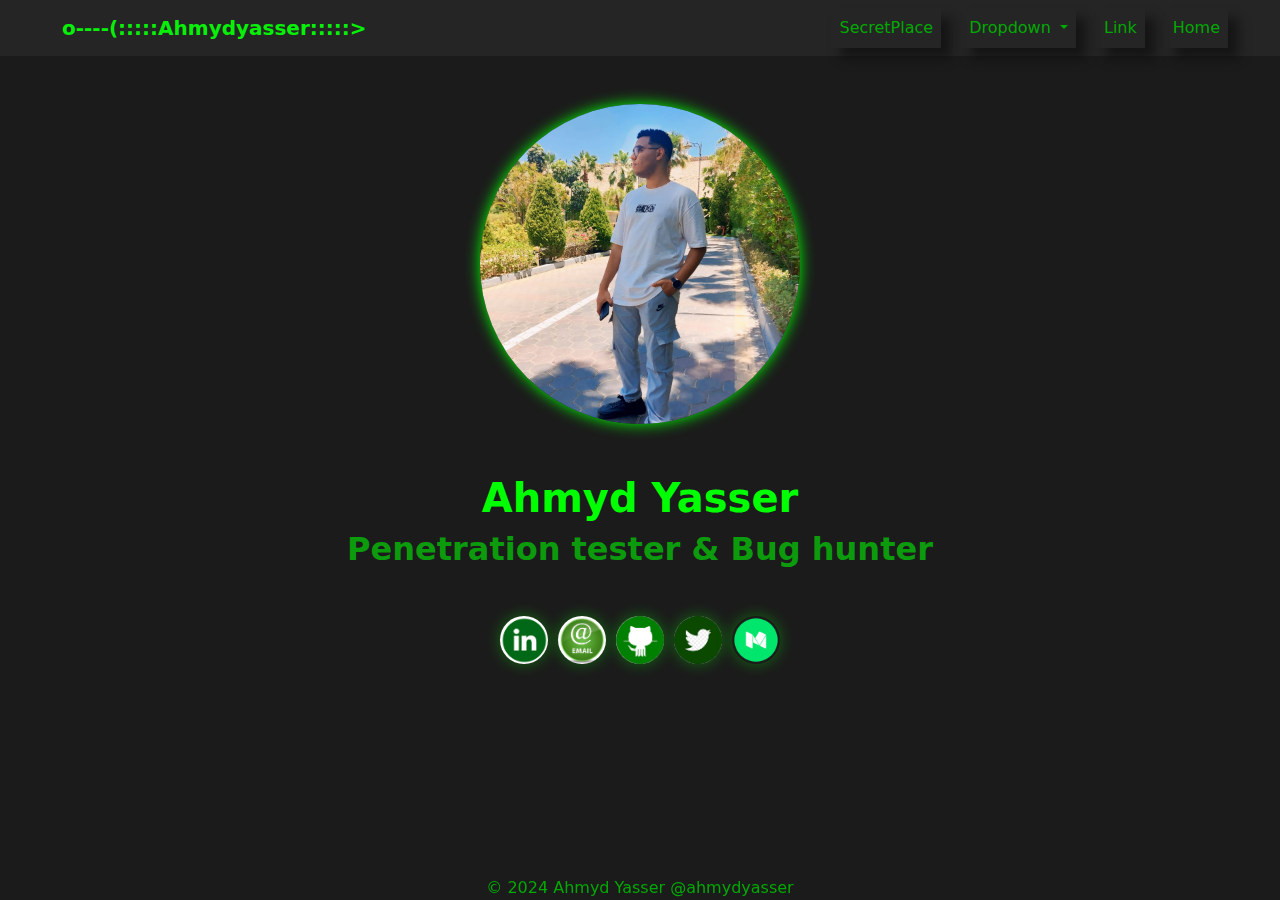
<file: index.html>
<!DOCTYPE html>
<html lang="en">
<head>
    <meta charset="UTF-8">
    <meta name="viewport" content="width=device-width, initial-scale=1.0">
    <link href="https://cdn.jsdelivr.net/npm/bootstrap@5.3.3/dist/css/bootstrap.min.css" rel="stylesheet"
    integrity="sha384-QWTKZyjpPEjISv5WaRU9OFeRpok6YctnYmDr5pNlyT2bRjXh0JMhjY6hW+ALEwIH" crossorigin="anonymous">

    <title>Document</title>
    <link rel="stylesheet" href="writeupsCss.css">

</head>
<body>
    <script src="https://cdn.jsdelivr.net/npm/bootstrap@5.3.3/dist/js/bootstrap.bundle.min.js"
        integrity="sha384-YvpcrYf0tY3lHB60NNkmXc5s9fDVZLESaAA55NDzOxhy9GkcIdslK1eN7N6jIeHz"
        crossorigin="anonymous"></script>

  <!-- NavBar -->
  <nav class="navbar sticky-top navbar-expand-lg navbar-dark" style="background-color: #252525; ">
    <div class="container-fluid">
        <a class="navbar-brand fw-bold" style="margin-left: 50px;" href="/index.html">o----(:::::Ahmydyasser:::::> </a>
        <!-- <a class="navbar-brand" id="typed-text" style="margin-left: 50px;" href="/index.html"></a>
        <span id="cursor" style="margin-left: -10px;">|</span> -->
        <button class="navbar-toggler" type="button" data-bs-toggle="collapse"
            data-bs-target="#navbarSupportedContent" aria-controls="navbarSupportedContent" aria-expanded="false"
            aria-label="Toggle navigation">
            <span class="navbar-toggler-icon"></span>
        </button>
        <div class="collapse navbar-collapse" style=" margin-right: 30px;" id="navbarSupportedContent">
            <ul class="navbar-nav ms-auto mb-2 mb-lg-0">
                <li class="nav-item">
                    <a class="nav-link" href="#">SecretPlace</a>
                </li>
                <li class="nav-item dropdown">
                    <a class="nav-link dropdown-toggle" href="#" role="button" data-bs-toggle="dropdown"
                        aria-expanded="false">
                        Dropdown
                    </a>
                    <ul class="dropdown-menu">
                        <li><a class="dropdown-item" href="#">Action</a></li>
                        <li><a class="dropdown-item" href="#">Another action</a></li>
                        <li>
                            <hr class="dropdown-divider">
                        </li>
                        <li><a class="dropdown-item" href="#">Something else here</a></li>
                    </ul>
                </li>
                <li class="nav-item">
                    <a class="nav-link" href="#">Link</a>
                </li>
                <li class="nav-item">
                    <a class="nav-link active" style="color: #02a902;" aria-current="page"
                        href="/index.html">Home</a>
                </li>
            </ul>
        </div>
    </div>
</nav>





<!-- container -->
<div class="container mt-5 px-4 text-center" >
    <div class="avatar ">
        <img src="/images/me.jpeg" style="width: 20rem;
        height: 20rem;
        border-radius: 50%; 
        box-shadow: 0px 0px 15px rgb(0, 255, 0);
        object-fit: cover; margin-bottom: 50px;" alt="avatar">

    <h1 class="fw-bolder" style="color: #00ff00;"> Ahmyd Yasser</h1>
    <h2 class="fw-bold mb-5" style="color: #02ff0291;">Penetration tester & Bug hunter</h2>
    <div class="fixed-bottom" style="color: #02a902;">© 2024 Ahmyd Yasser  @ahmydyasser</div>
    
    <div class="d-flex justify-content-center">
        <div class="contact">
            <a href="https://www.linkedin.com/in/ahmyd-yasser" target="_blank">
                <img src="images/Glinkedin.png" class="contact-icon" alt="LinkedIn">
            </a>
            <a href="mailto:ahmed1yasser11@gmail.com" target="_blank">
                <img src="images/Ggmail.jpeg" class="contact-icon" alt="Gmail">
            </a>
            <a href="https://github.com/ahmydyasser" target="_blank">
                <img src="images/Ggithub.png" class="contact-icon" alt="Github">
            </a>
            <a href="https://x.com/AhmydYasser" target="_blank">
                <img src="images/twitter.png" class="contact-icon" alt="X">
            </a>
            <a href="https://medium.com/@ahmydyasser" target="_blank">
                <img src="images/medium.webp" class="contact-icon" alt="Medium">
            </a>
        </div>
    </div>
    


    
</div>
</body>
</html>
</file>
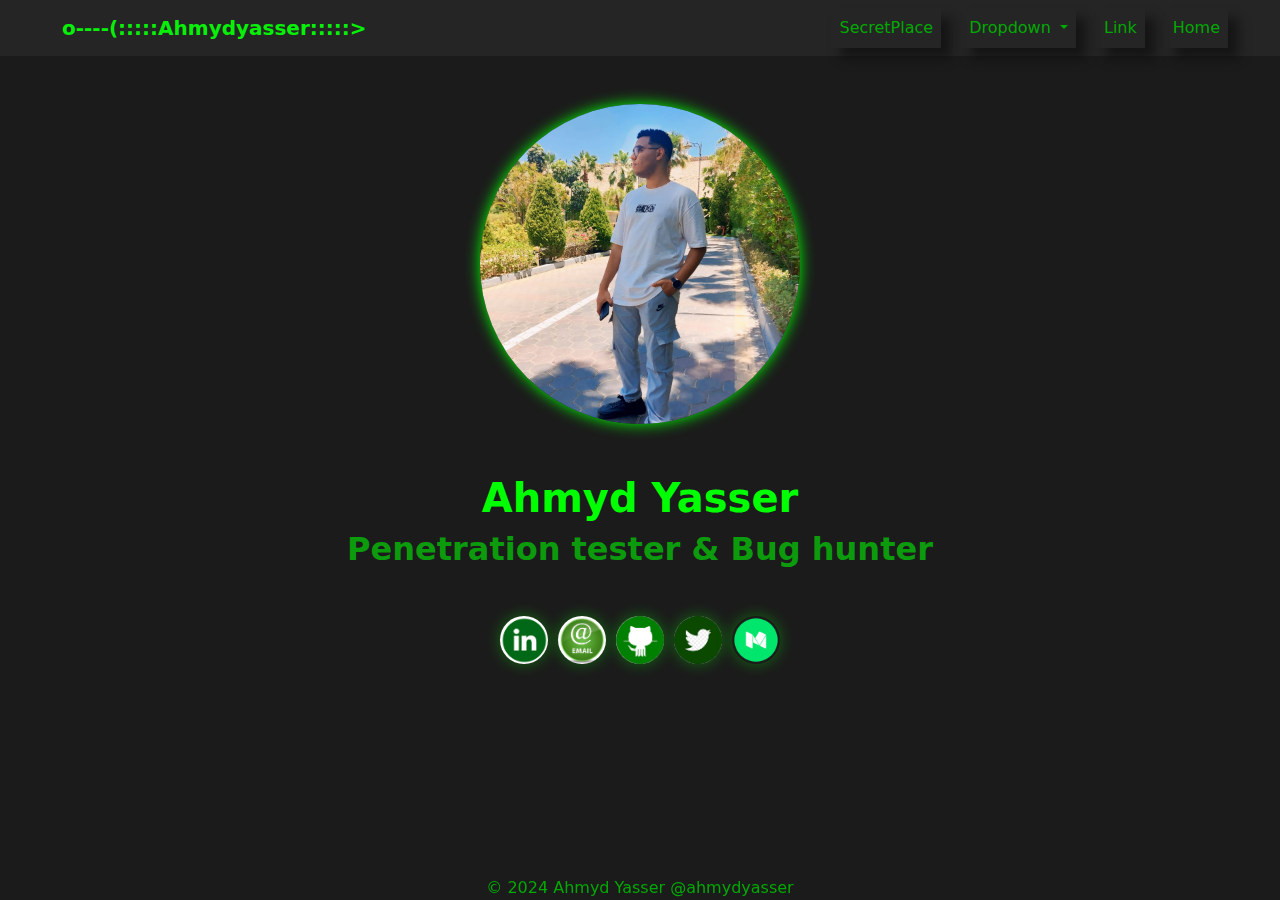
<file: about.html>
<!DOCTYPE html>
<html lang="en">
<head>
    <meta charset="UTF-8">
    <meta name="viewport" content="width=device-width, initial-scale=1.0">
    <link href="https://cdn.jsdelivr.net/npm/bootstrap@5.3.3/dist/css/bootstrap.min.css" rel="stylesheet"
    integrity="sha384-QWTKZyjpPEjISv5WaRU9OFeRpok6YctnYmDr5pNlyT2bRjXh0JMhjY6hW+ALEwIH" crossorigin="anonymous">

    <title>Document</title>
    <link rel="stylesheet" href="writeupsCss.css">

</head>
<body>
    <script src="https://cdn.jsdelivr.net/npm/bootstrap@5.3.3/dist/js/bootstrap.bundle.min.js"
        integrity="sha384-YvpcrYf0tY3lHB60NNkmXc5s9fDVZLESaAA55NDzOxhy9GkcIdslK1eN7N6jIeHz"
        crossorigin="anonymous"></script>

  <!-- NavBar -->
  <nav class="navbar sticky-top navbar-expand-lg navbar-dark" style="background-color: #252525; ">
    <div class="container-fluid">
        <a class="navbar-brand fw-bold" style="margin-left: 50px;" href="/index.html">o----(:::::Ahmydyasser:::::> </a>
        <!-- <a class="navbar-brand" id="typed-text" style="margin-left: 50px;" href="/index.html"></a>
        <span id="cursor" style="margin-left: -10px;">|</span> -->
        <button class="navbar-toggler" type="button" data-bs-toggle="collapse"
            data-bs-target="#navbarSupportedContent" aria-controls="navbarSupportedContent" aria-expanded="false"
            aria-label="Toggle navigation">
            <span class="navbar-toggler-icon"></span>
        </button>
        <div class="collapse navbar-collapse" style=" margin-right: 30px;" id="navbarSupportedContent">
            <ul class="navbar-nav ms-auto mb-2 mb-lg-0">
                <li class="nav-item">
                    <a class="nav-link" href="#">SecretPlace</a>
                </li>
                <li class="nav-item dropdown">
                    <a class="nav-link dropdown-toggle" href="#" role="button" data-bs-toggle="dropdown"
                        aria-expanded="false">
                        Dropdown
                    </a>
                    <ul class="dropdown-menu">
                        <li><a class="dropdown-item" href="#">Action</a></li>
                        <li><a class="dropdown-item" href="#">Another action</a></li>
                        <li>
                            <hr class="dropdown-divider">
                        </li>
                        <li><a class="dropdown-item" href="#">Something else here</a></li>
                    </ul>
                </li>
                <li class="nav-item">
                    <a class="nav-link" href="#">Link</a>
                </li>
                <li class="nav-item">
                    <a class="nav-link active" style="color: #02a902;" aria-current="page"
                        href="/index.html">Home</a>
                </li>
            </ul>
        </div>
    </div>
</nav>





<!-- container -->
<div class="container mt-5 px-4 text-center" >
    <div class="avatar ">
        <img src="/images/me.jpeg" style="width: 20rem;
        height: 20rem;
        border-radius: 50%; 
        box-shadow: 0px 0px 15px rgb(0, 255, 0);
        object-fit: cover; margin-bottom: 50px;" alt="avatar">

    <h1 class="fw-bolder" style="color: #00ff00;"> Ahmyd Yasser</h1>
    <h2 class="fw-bold mb-5" style="color: #02ff0291;">Penetration tester & Bug hunter</h2>
    <div class="fixed-bottom" style="color: #02a902;">© 2024 Ahmyd Yasser  @ahmydyasser</div>
    
    <div class="d-flex justify-content-center">
        <div class="contact">
            <a href="https://www.linkedin.com/in/ahmyd-yasser" target="_blank">
                <img src="images/Glinkedin.png" class="contact-icon" alt="LinkedIn">
            </a>
            <a href="mailto:ahmed1yasser11@gmail.com" target="_blank">
                <img src="images/Ggmail.jpeg" class="contact-icon" alt="Gmail">
            </a>
            <a href="https://github.com/ahmydyasser" target="_blank">
                <img src="images/Ggithub.png" class="contact-icon" alt="Github">
            </a>
            <a href="https://x.com/AhmydYasser" target="_blank">
                <img src="images/twitter.png" class="contact-icon" alt="X">
            </a>
            <a href="https://medium.com/@ahmydyasser" target="_blank">
                <img src="images/medium.webp" class="contact-icon" alt="Medium">
            </a>
        </div>
    </div>
    


    
</div>
</body>
</html>
</file>
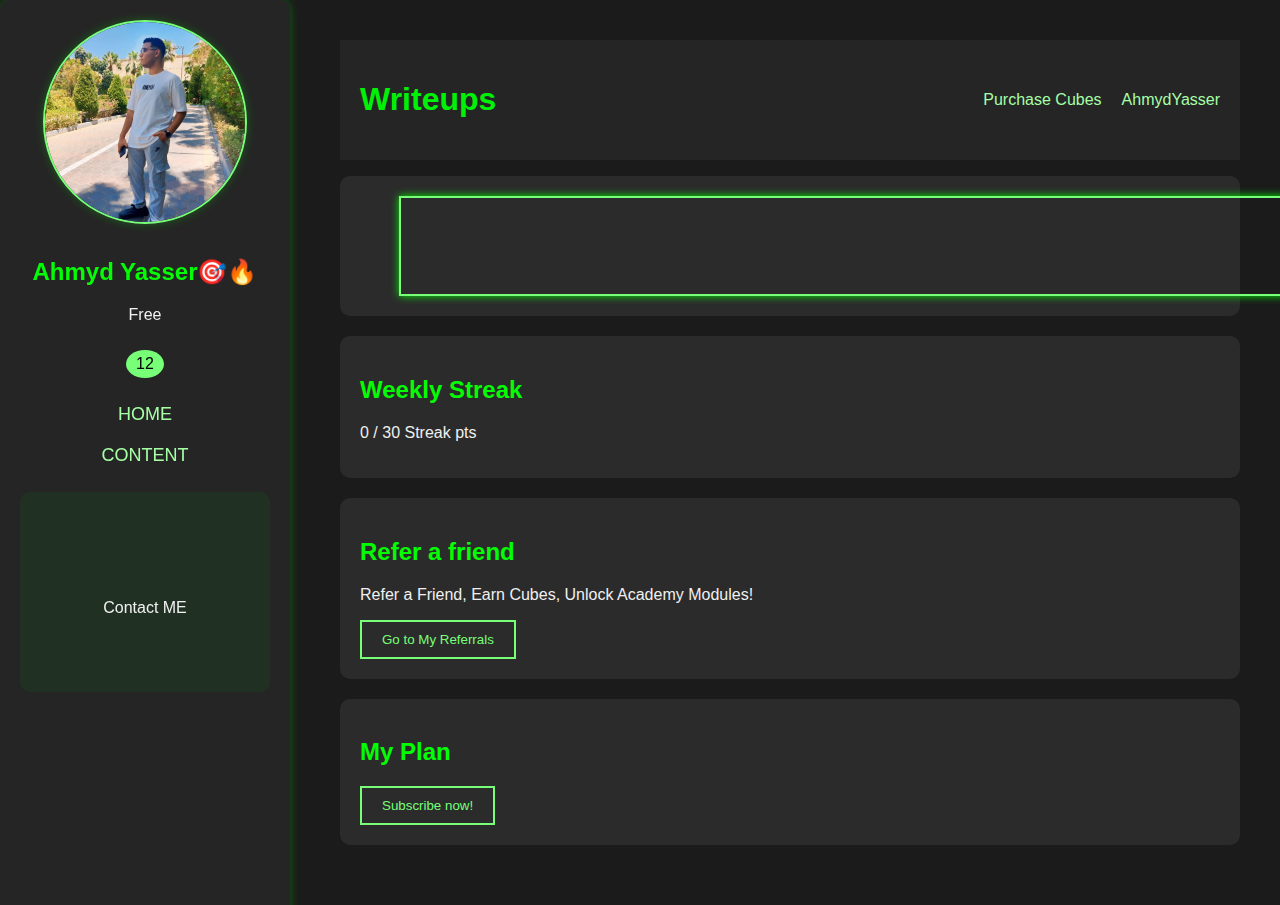
<file: writeups.html>
<!DOCTYPE html>
<html lang="en">
<head>
    <meta charset="UTF-8">
    <meta name="viewport" content="width=device-width, initial-scale=1.0">
    <title>Dashboard</title>
    <link rel="stylesheet" href="styleHTB.css">
</head>
<body>
    <div class="arroundSidebar"><div class="sidebar">
        <div class="profile-section">
            <img src="images/Me.jpeg" alt="Profile Picture" class="profile-pic">
            <h2 style="color: rgb(4, 253, 4);">Ahmyd Yasser🎯🔥</h2>
            <p>Free</p>
            
            <div class="badge">
                <span>12</span>
            </div>
       
            <nav>
                <ul>
                    <li>HOME</li>
                    <li>CONTENT</li>

                </ul>
            </nav> 
            <div class="box">
                <div class="content">
                    <p>Contact ME</p>
                </div>
                <div class="circles">
                    <img src="images/LinkedinIcon.png" class="circle">
                    <img src="images/gmailIcon.jpeg" class="circle">
                    <img src="images/phoneIcon.jpeg" class="circle">
                </div>
            </div>
       
       
        </div>
    </div>
        
    
    
    <div class="main-content">
        <header>
            <h1 style="color: rgb(0, 241, 8);">Writeups</h1>
            <div class="user-info">
                <span>Purchase Cubes</span>
                <span>AhmydYasser</span>
            </div>
        </header>
        
        <p></p>

        <div class="current-path">
            <button class="continue-btn">CTF</button>
        </div>

        <div class="weekly-streak">
            <h2>Weekly Streak</h2>
            <p>0 / 30 Streak pts</p>
        </div>

        <div class="referral">
            <h2>Refer a friend</h2>
            <p>Refer a Friend, Earn Cubes, Unlock Academy Modules!</p>
            <button>Go to My Referrals</button>
        </div>
        
        <div class="subscription">
            <h2>My Plan</h2>
            <button>Subscribe now!</button>
        </div>
    </div>
</body>
</html>
</file>
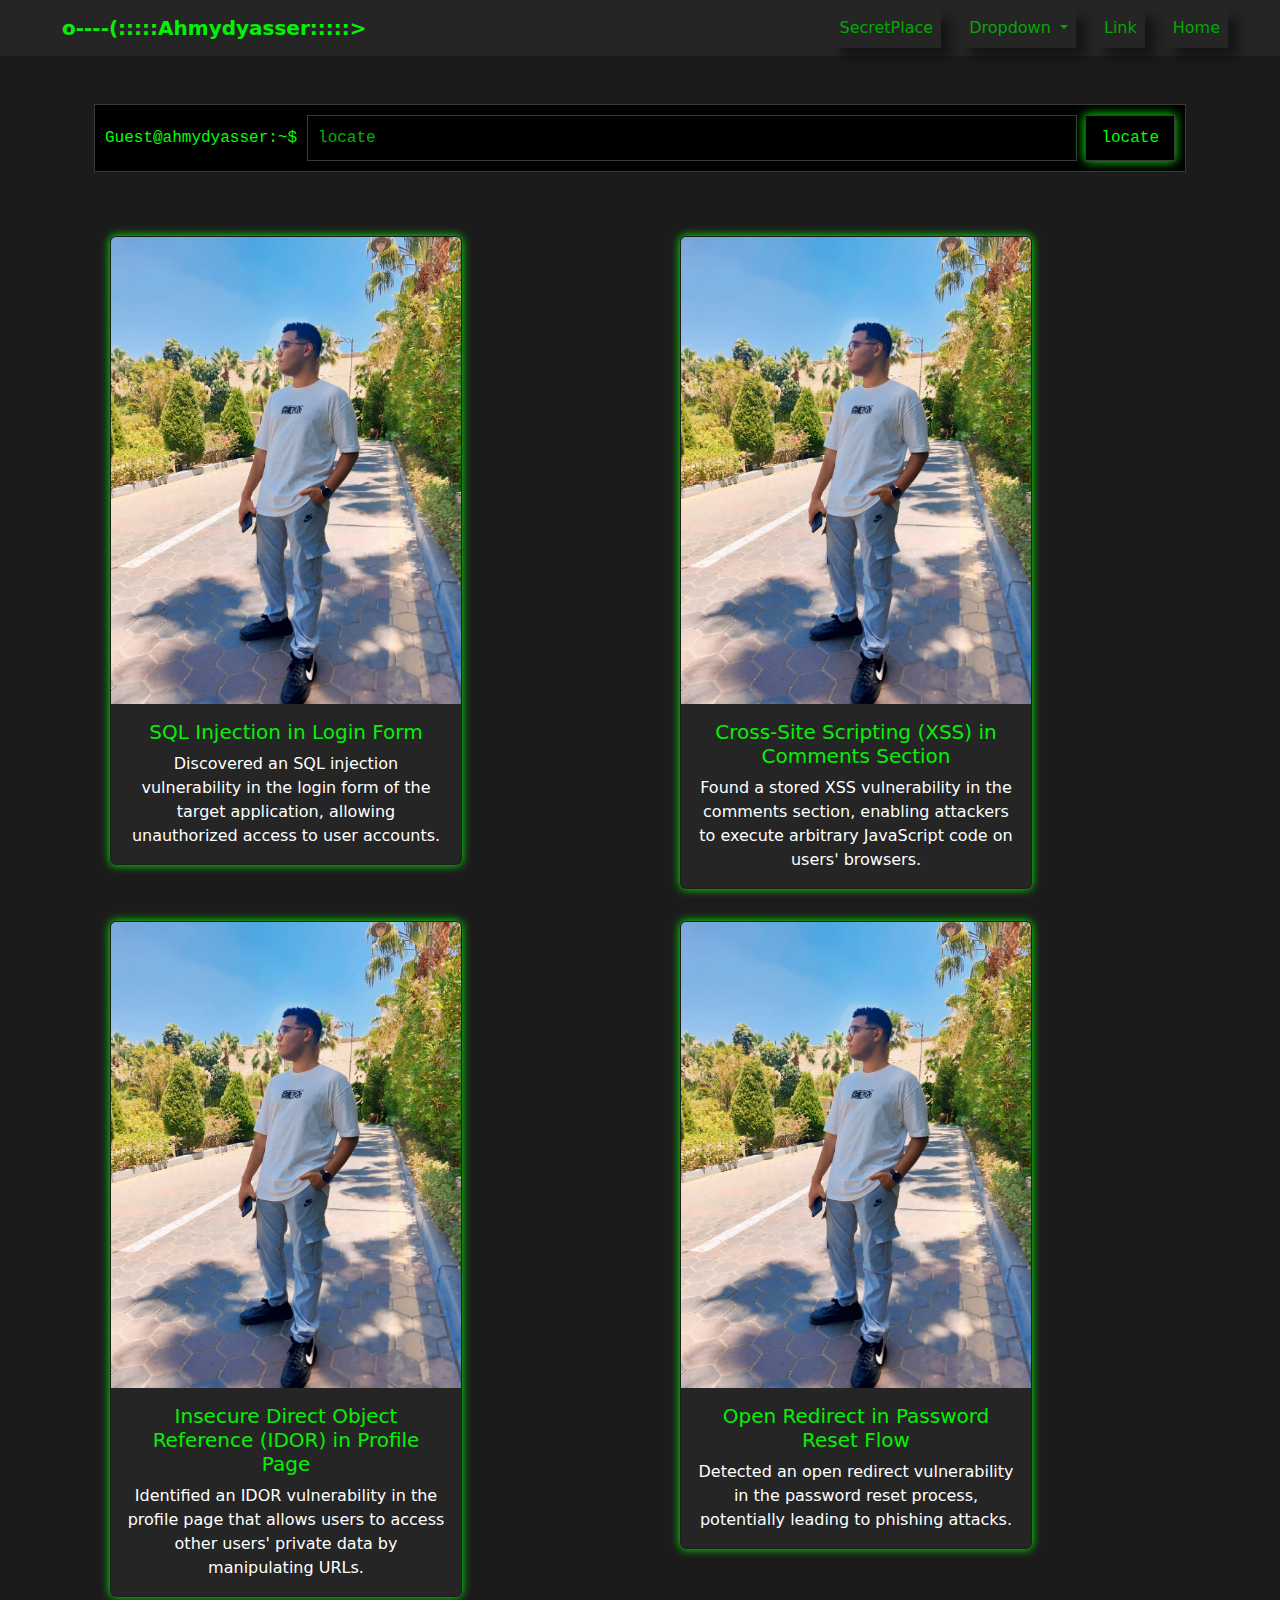
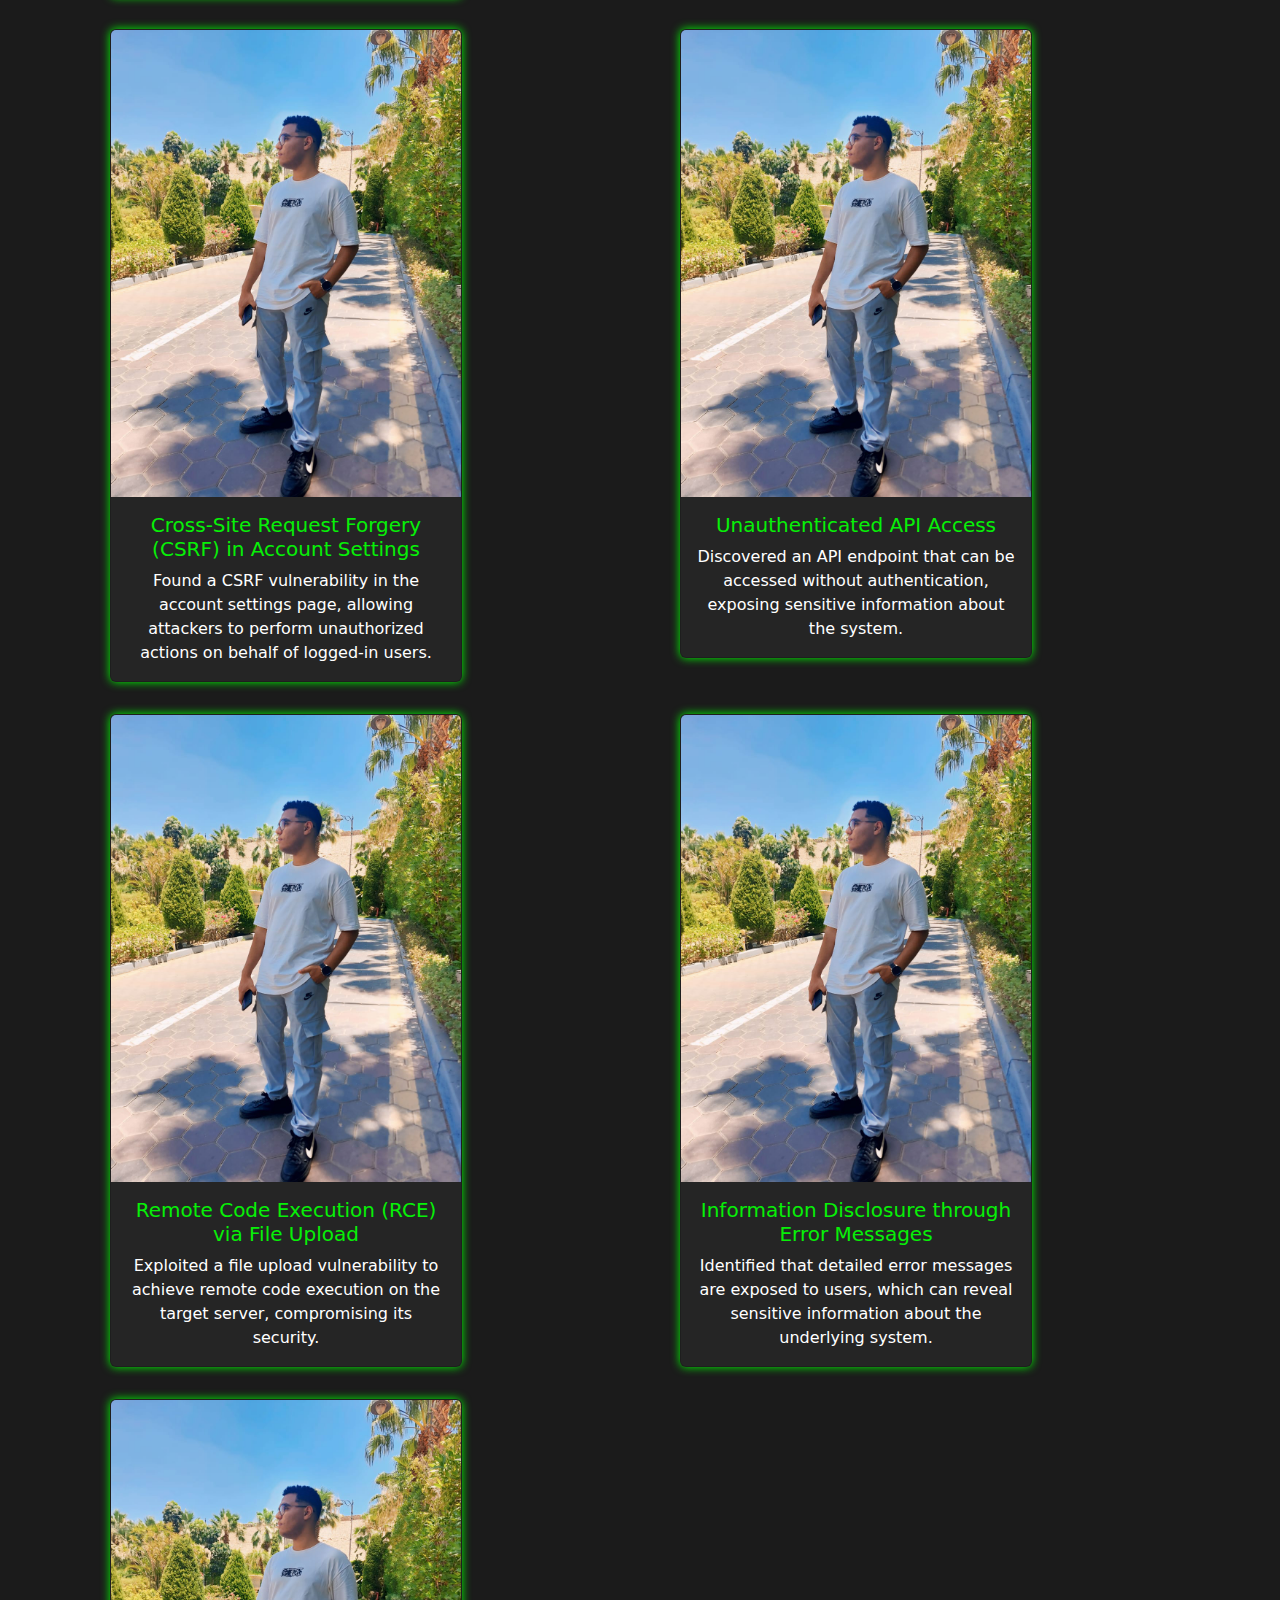
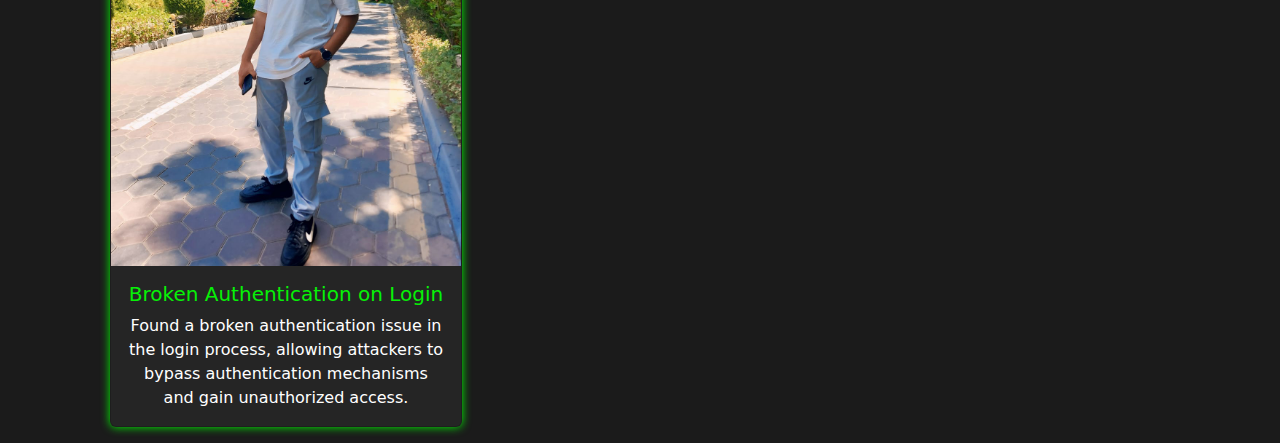
<file: writeUPS.html>
<!DOCTYPE html>
<html lang="en">

<head>
    <meta charset="UTF-8">
    <meta name="viewport" content="width=device-width, initial-scale=1.0">
    <link href="https://cdn.jsdelivr.net/npm/bootstrap@5.3.3/dist/css/bootstrap.min.css" rel="stylesheet"
        integrity="sha384-QWTKZyjpPEjISv5WaRU9OFeRpok6YctnYmDr5pNlyT2bRjXh0JMhjY6hW+ALEwIH" crossorigin="anonymous">
    <title>Document</title>
    <link rel="stylesheet" href="writeupsCss.css">

</head>

<body >
    <script src="script.js"></script>
    <script src="https://cdn.jsdelivr.net/npm/bootstrap@5.3.3/dist/js/bootstrap.bundle.min.js"
        integrity="sha384-YvpcrYf0tY3lHB60NNkmXc5s9fDVZLESaAA55NDzOxhy9GkcIdslK1eN7N6jIeHz"
        crossorigin="anonymous"></script>

    <!-- NavBar -->
    <nav class="navbar sticky-top  navbar-expand-lg navbar-dark" style="background-color: #252525; ">
        <div class="container-fluid">
            <a class="navbar-brand fw-bold" style="margin-left: 50px;" href="/index.html">o----(:::::Ahmydyasser:::::> </a>
            <!-- <a class="navbar-brand" id="typed-text" style="margin-left: 50px;" href="/index.html"></a>
            <span id="cursor" style="margin-left: -10px;">|</span> -->
            <button class="navbar-toggler" type="button" data-bs-toggle="collapse"
                data-bs-target="#navbarSupportedContent" aria-controls="navbarSupportedContent" aria-expanded="false"
                aria-label="Toggle navigation">
                <span class="navbar-toggler-icon"></span>
            </button>
            <div class="collapse navbar-collapse" style=" margin-right: 30px;" id="navbarSupportedContent">
                <ul class="navbar-nav ms-auto mb-2 mb-lg-0">
                    <li class="nav-item">
                        <a class="nav-link" href="#">SecretPlace</a>
                    </li>
                    <li class="nav-item dropdown">
                        <a class="nav-link dropdown-toggle" href="#" role="button" data-bs-toggle="dropdown"
                            aria-expanded="false">
                            Dropdown
                        </a>
                        <ul class="dropdown-menu">
                            <li><a class="dropdown-item" href="#">Action</a></li>
                            <li><a class="dropdown-item" href="#">Another action</a></li>
                            <li>
                                <hr class="dropdown-divider">
                            </li>
                            <li><a class="dropdown-item" href="#">Something else here</a></li>
                        </ul>
                    </li>
                    <li class="nav-item">
                        <a class="nav-link" href="#">Link</a>
                    </li>
                    <li class="nav-item">
                        <a class="nav-link active" style="color: #02a902;" aria-current="page"
                            href="/index.html">Home</a>
                    </li>
                </ul>
            </div>
        </div>
    </nav>



    <!-- content -->

    <div class="container mt-5 px-4 text-center">
        <!-- SearchBar like terminal -->
        <form class="terminal-container" role="search">
            <span class="terminal-prompt">Guest@ahmydyasser:~$</span>
            <input id="searchInput" class="form-control terminal-search me-2" type="search" placeholder="locate"
                aria-label="Search" onkeyup="searchCards(this.value.toLowerCase())">
            <button class="btn btn-terminal" type="submit">locate</button>
        </form>

<!-- cards -->
<div class="row mt-5 gx-5">
    <div class="col">
        <a href="page1.html" class="p-3 card-link">
            <div class="card" style="width: 18rem;">
                <img src="images/me.jpeg" class="card-img-top" alt="SQL Injection">
                <div class="card-body">
                    <h5 class="card-title">SQL Injection in Login Form</h5>
                    <p class="card-text">Discovered an SQL injection vulnerability in the login form of the target application, allowing unauthorized access to user accounts.</p>
                </div>
            </div>
        </a>
    </div>
    <div class="col">
        <a href="page2.html" class="p-3 card-link">
            <div class="card" style="width: 18rem;">
                <img src="images/me.jpeg" class="card-img-top" alt="XSS in Comments Section">
                <div class="card-body">
                    <h5 class="card-title">Cross-Site Scripting (XSS) in Comments Section</h5>
                    <p class="card-text">Found a stored XSS vulnerability in the comments section, enabling attackers to execute arbitrary JavaScript code on users' browsers.</p>
                </div>
            </div>
        </a>
    </div>
    <div class="col">
        <a href="page3.html" class="p-3 card-link">
            <div class="card" style="width: 18rem;">
                <img src="images/me.jpeg" class="card-img-top" alt="IDOR in Profile Page">
                <div class="card-body">
                    <h5 class="card-title">Insecure Direct Object Reference (IDOR) in Profile Page</h5>
                    <p class="card-text">Identified an IDOR vulnerability in the profile page that allows users to access other users' private data by manipulating URLs.</p>
                </div>
            </div>
        </a>
    </div>
    <div class="col">
        <a href="page4.html" class="p-3 card-link">
            <div class="card" style="width: 18rem;">
                <img src="images/me.jpeg" class="card-img-top" alt="Open Redirect in Password Reset Flow">
                <div class="card-body">
                    <h5 class="card-title">Open Redirect in Password Reset Flow</h5>
                    <p class="card-text">Detected an open redirect vulnerability in the password reset process, potentially leading to phishing attacks.</p>
                </div>
            </div>
        </a>
    </div>
    <div class="col">
        <a href="page5.html" class="p-3 card-link">
            <div class="card" style="width: 18rem;">
                <img src="images/me.jpeg" class="card-img-top" alt="CSRF in Account Settings">
                <div class="card-body">
                    <h5 class="card-title">Cross-Site Request Forgery (CSRF) in Account Settings</h5>
                    <p class="card-text">Found a CSRF vulnerability in the account settings page, allowing attackers to perform unauthorized actions on behalf of logged-in users.</p>
                </div>
            </div>
        </a>
    </div>
    <div class="col">
        <a href="page6.html" class="p-3 card-link">
            <div class="card" style="width: 18rem;">
                <img src="images/me.jpeg" class="card-img-top" alt="Unauthenticated API Access">
                <div class="card-body">
                    <h5 class="card-title">Unauthenticated API Access</h5>
                    <p class="card-text">Discovered an API endpoint that can be accessed without authentication, exposing sensitive information about the system.</p>
                </div>
            </div>
        </a>
    </div>
    <div class="col">
        <a href="page7.html" class="p-3 card-link">
            <div class="card" style="width: 18rem;">
                <img src="images/me.jpeg" class="card-img-top" alt="Remote Code Execution via File Upload">
                <div class="card-body">
                    <h5 class="card-title">Remote Code Execution (RCE) via File Upload</h5>
                    <p class="card-text">Exploited a file upload vulnerability to achieve remote code execution on the target server, compromising its security.</p>
                </div>
            </div>
        </a>
    </div>
    <div class="col">
        <a href="page8.html" class="p-3 card-link">
            <div class="card" style="width: 18rem;">
                <img src="images/me.jpeg" class="card-img-top" alt="Information Disclosure through Error Messages">
                <div class="card-body">
                    <h5 class="card-title">Information Disclosure through Error Messages</h5>
                    <p class="card-text">Identified that detailed error messages are exposed to users, which can reveal sensitive information about the underlying system.</p>
                </div>
            </div>
        </a>
    </div>
    <div class="col">
        <a href="page8.html" class="p-3 card-link">
            <div class="card" style="width: 18rem;">
                <img src="images/me.jpeg" class="card-img-top" alt="Information Disclosure through Error Messages">
                <div class="card-body">
                    <h5 class="card-title">Broken Authentication on Login</h5>
                    <p class="card-text">Found a broken authentication issue in the login process, allowing attackers to bypass authentication mechanisms and gain unauthorized access.</p>
                </div>
            </div>
        </a>
    </div>
</div>


        </div>

</body>

</html>
</file>
<file: writeupsCss.css>
.card {
    box-shadow: 0px 0px 10px rgb(0, 255, 0);

    /* Softer green shadow */
    background-color: #252525;
    width: 22rem !important;
    /* Increase the width of the card */
}

.card-title {
    color: #07f007;
}

.card-text {
    color: white;
}

.btn {
    background-color: #464444;
    box-shadow: 0px 0px 10px rgb(0, 255, 0);
    /* Softer green shadow */
    border-color: #07f007;
    color: #07f007;
}

.btn:hover {
    border-color: #07f007;
    background-color: #07f007;
    color: #000;
}

.navbar-brand {
    color: #07f007;
}
.navbar-brand:hover {
    color: #07f007;
    
}

.nav-link {
    margin-inline: 10px;
    color: #02a902;
    box-shadow: 10px 10px 10px rgba(9, 9, 9, 0.556);
    /* Softer green shadow */

}

/* Ensure dropdown toggle remains styled when the dropdown menu is hovered */
.navbar-nav .nav-item:hover .nav-link,
.navbar-nav .nav-item .dropdown-menu:hover+.nav-link {
    color: #07f007 !important;
    font-size: x-large;
    box-shadow: 10px 10px 10px rgb(9, 9, 9);
}

.form-control {
    background-color: #000;
    color: white;

}

/* 

                .card-img-top{
                    max-height: 250px;
                } 

*/
.terminal-search {
    background-color: #000;
    border: 1px solid #3a3a3a;
    color: #00ff00;
    font-family: "Courier New", Courier, monospace;
    padding: 10px;
    border-radius: 0;
}

.terminal-search::placeholder {
    color: #00ff00;
    opacity: 0.7;
}

.btn-terminal {
    background-color: transparent;
    border: 1px solid #3a3a3a;
    color: #00ff00;
    font-family: "Courier New", Courier, monospace;
    padding: 10px 15px;
    border-radius: 0;
}

.btn-terminal:hover {

    background-color: #333;
    border-color: #3a3a3a;
    color: #00ff00;
}

.terminal-container {
    background-color: #000 !important;
    border-color: #1b1b1b;
    display: flex;
    align-items: center;
    background-color: #1e1e1e;
    padding: 10px;
    border: 1px solid #3a3a3a;
}

.terminal-prompt {
    color: #00ff00;
    font-family: "Courier New", Courier, monospace;
    margin-right: 10px;
    white-space: nowrap;
}

.terminal-search:focus {
    background-color: #000;
    /* Keep the background color the same */
    color: #00ff00;
    /* Keep the text color the same */
    border-color: #3a3a3a;
    /* Keep the border color the same */
    /* Remove the default focus outline */
    box-shadow: 0px 0px 10px rgb(0, 255, 0);
    margin-bottom: 5px;
}

.dropdown-menu {
    background-color: #252525;
}

.dropdown-item {
    color: #00ff00;
}

.dropdown-item:hover {
    background-color: #00ff00;
    color: #000;

}

.highlight {
    color: #000;
    background-color: yellow;
    font-weight: bold;
}

.card-link:hover {
    text-decoration: none;
    /* Ensure no underline on hover */
}

.card-link {
    text-decoration: none;
    /* Remove underline */
    color: inherit;
    /* Inherit text color from the card */
    display: block;
    /* Make the link cover the entire card */
}

.card:hover {
    transform: scale(1.05);
    /* Slightly enlarge the card on hover */
    box-shadow: 0px 0px 15px rgb(0, 255, 0);
    /* Enhance shadow on hover */
}



body{
    background-color: #1b1b1b ;
    
}

.contact {
    display: flex;
    gap: 10px; /* Space between the icons */
}

.contact-icon {
    width: 3rem; /* Adjust the size as needed */
    height: 3rem; /* Ensures the image is a square */
    border-radius: 50%; /* Makes the image circular */
    object-fit: cover; /* Ensures the image covers the entire element */
    align-items: center;
    opacity: 1;
    box-shadow: 0px 0px 15px rgba(0, 255, 0, 0.345);

}
.contact-icon:hover{
    opacity: 1;
    box-shadow: 0px 0px 15px rgb(0, 255, 0);
}
</file>
<file: styleHTB.css>
body {
    margin: 0;
    font-family: 'Roboto', sans-serif;
    background-color: #1b1b1b; /* Dark gray background for less strain */
    color: #f0f0f0; /* Softer white for text */
    font-weight: 300;
}

.arroundSidebar {
    position: relative;
    margin: 20px;
}

.sidebar {
    width: 250px;
    background-color: #252525; /* Slightly lighter gray for the sidebar */
    height: 100vh;
    padding: 20px;
    position: fixed;
    top: 0;
    left: 0;
    border-radius: 10px;
    box-shadow: 0px 0px 10px rgba(0, 255, 0, 0.3); /* Softer green shadow */
}

.profile-section {
    text-align: center;
    margin-bottom: 30px;
}

.profile-pic {
    box-shadow: 0px 0px 10px rgba(9, 225, 9, 0.3); /* Softer green shadow */
    width: 200px;
    height: 200px;
    border-radius: 50%;
    margin-bottom: 10px;
    border: 2px solid #77ff77; /* Softer green border */
}

.badge {
    background-color: #77ff77; /* Softer green for the badge */
    color: #000;
    border-radius: 50%;
    padding: 5px 10px;
    display: inline-block;
    margin-top: 10px;
}

nav ul {
    list-style: none;
    padding: 0;
}

nav ul li {
    padding: 10px 0;
    font-size: 18px;
    cursor: pointer;
    color: #a6ffa6; /* Even lighter green for nav items */
}

.main-content {
    margin-left: 300px;
    padding: 20px;
}

header {
    display: flex;
    justify-content: space-between;
    align-items: center;
    padding: 20px;
    background-color: #252525; /* Matching sidebar background */
    color: #f0f0f0;
}

.user-info {
    display: flex;
    gap: 20px;
    color: #a6ffa6; /* Lighter green for user info */
}

.stats {
    display: grid;
    grid-template-columns: repeat(3, 1fr);
    gap: 20px;
}

.stat-box {
    width: 150px;
    height: 150px;
    border-radius: 50%;
    display: flex;
    justify-content: center;
    align-items: center;
    flex-direction: column;
    background-color: #2e7d4f; /* Softer dark green */
    box-shadow: 0px 0px 8px rgba(0, 255, 0, 0.3); /* Softer shadow */
}

.stat-box h3 {
    font-size: 24px;
    margin: 0;
    color: #000;
}

.stat-box p {
    margin: 5px 0 0;
    color: #f0f0f0; /* Softer white for text */
}

.offensive {
    background-color: #77ff77; /* Softer green for offensive stat */
}

.defensive {
    background-color: #2196f3; /* Softer blue for defensive stat */
}

.general {
    background-color: #64d8cb; /* Softer cyan for general stat */
}

.current-path {
    background-color: #2b2b2b; /* Darker gray for current path */
    padding: 20px;
    border-radius: 10px;
    margin-bottom: 20px;
}

.current-path img {
    width: 100px;
    margin-right: 20px;
}

.path-details {
    display: flex;
    align-items: center;
}




h2{
    color: rgb(4, 253, 4);
}


h3{
    color: rgb(4, 253, 4);
}
h4{
    color: rgb(4, 253, 4);
}
.continue-btn {
    block-size: 100px;
    height: 100px;
    margin-left: 39px;
    
    box-shadow: 0px 0px 8px rgba(0, 246, 0, 0.963); /* Softer shadow */
    width: 1900px;
    background-color: transparent;
    border: 2px solid #77ff77;
    color: #77ff77;
    padding: center;
    transition: background-color 0.3s, color 0.3s;
}

.continue-btn:hover {
    background-color: #77ff77;
    color: #000;
}

.weekly-streak, .referral, .subscription {
    background-color: #2b2b2b; /* Darker gray for boxes */
    padding: 20px;
    border-radius: 10px;
    margin-bottom: 20px;
}

button {
    background-color: transparent;
    border: 2px solid #77ff77;
    color: #77ff77;
    padding: 10px 20px;
    transition: background-color 0.3s, color 0.3s;
}

button:hover {
    background-color: #77ff77;
    color: #000;
}




.box {
    margin-top: 10px;
    width: 250px;
    height: 200px;
    background-color: #1e3c258b;
    border-radius: 10px;
    position: relative;
    overflow: hidden;
}

.content {
    text-align: center;
    line-height: 200px;
}

.circles {
    display: flex;
    justify-content: center;
    align-items: center;
    position: absolute;
    top: 0;
    left: 0;
    width: 100%;
    height: 100%;
    opacity: 0;
    transition: opacity 0.3s ease-in-out;
}

.box:hover .circles {
    opacity: 1;
}
.box:hover{
    color: #1e3c258b;
}
.circle {
    width: 50px;
    height: 50px;
    border-radius: 50%;
    background-color: #ccc;
    margin: 10px;
    text-align: center;
    line-height: 50px;
    text-decoration: none;
    color: #333;
}
</file>
